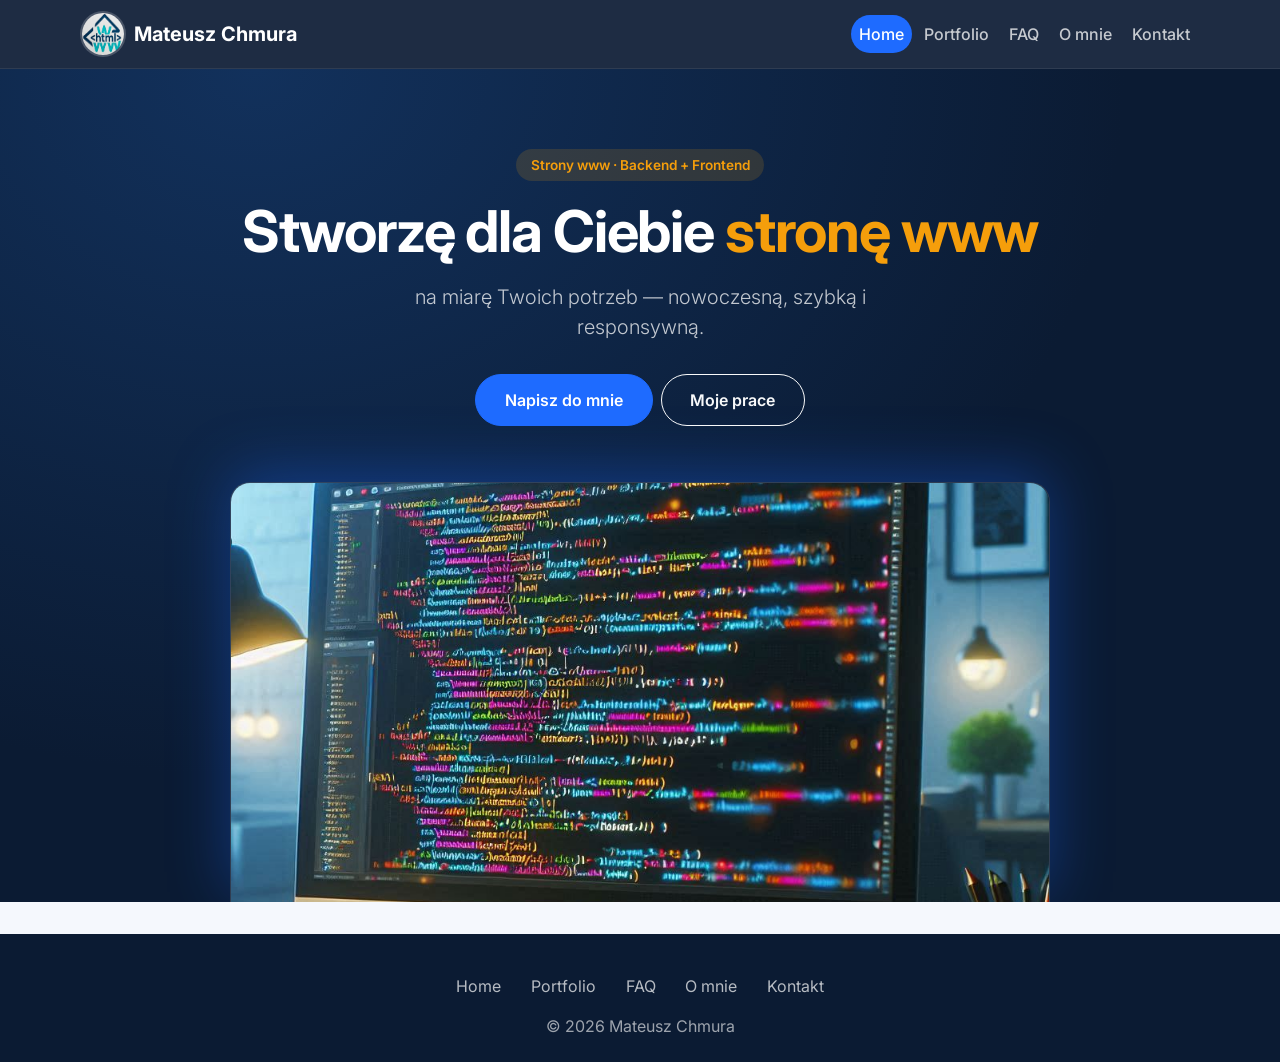
<file: index.html>
<!DOCTYPE html>
<html lang="pl">
<head>
    <meta charset="UTF-8">
    <meta name="viewport" content="width=device-width, initial-scale=1.0">
    <title>Mateusz Chmura – strony internetowe</title>
    <meta name="description" content="Tworzę nowoczesne, szybkie i responsywne strony internetowe – od projektu po serwer.">
    <link rel="preconnect" href="https://fonts.googleapis.com">
    <link rel="preconnect" href="https://fonts.gstatic.com" crossorigin>
    <link href="https://fonts.googleapis.com/css2?family=Inter:wght@400;500;600;700;800&display=swap" rel="stylesheet">
    <link href="https://cdn.jsdelivr.net/npm/bootstrap@5.3.8/dist/css/bootstrap.min.css" rel="stylesheet" integrity="sha384-sRIl4kxILFvY47J16cr9ZwB07vP4J8+LH7qKQnuqkuIAvNWLzeN8tE5YBujZqJLB" crossorigin="anonymous">
    <link href="./assets/style.css" rel="stylesheet">
</head>
<body>
<nav class="navbar navbar-expand-md sticky-top site-nav">
  <div class="container">
    <a class="navbar-brand" href="./index.html">
      <img src="./assets/logo.jpg" alt="" width="42" height="42">
      <span>Mateusz Chmura</span>
    </a>
    <button class="navbar-toggler" type="button" data-bs-toggle="collapse" data-bs-target="#mainNav" aria-controls="mainNav" aria-expanded="false" aria-label="Menu">
      <span class="navbar-toggler-icon"></span>
    </button>
    <div class="collapse navbar-collapse justify-content-end" id="mainNav">
      <ul class="navbar-nav gap-1">
        <li class="nav-item"><a href="./index.html" class="nav-link active" aria-current="page">Home</a></li>
        <li class="nav-item"><a href="./portfolio.html" class="nav-link">Portfolio</a></li>
        <li class="nav-item"><a href="./faq.html" class="nav-link">FAQ</a></li>
        <li class="nav-item"><a href="./about.html" class="nav-link">O mnie</a></li>
        <li class="nav-item"><a href="./contact.html" class="nav-link">Kontakt</a></li>
      </ul>
    </div>
  </div>
</nav>
<main>
<header class="hero text-center">
  <div class="container">
    <span class="badge-soft">Strony www · Backend + Frontend</span>
    <h1>Stworzę dla Ciebie <span>stronę www</span></h1>
    <p class="lead">na miarę Twoich potrzeb — nowoczesną, szybką i responsywną.</p>
    <div class="d-flex flex-wrap justify-content-center gap-2">
      <a href="./contact.html" class="btn btn-primary btn-hero">Napisz do mnie</a>
      <a href="./portfolio.html" class="btn btn-outline-light btn-hero">Moje prace</a>
    </div>
    <img src="./assets/background1.jpg" class="hero-shot" alt="Kod na monitorze">
  </div>
</header>
</main>
<footer class="site-footer text-center">
  <div class="container">
    <div class="mb-3">
      <a href="./index.html">Home</a>
      <a href="./portfolio.html">Portfolio</a>
      <a href="./faq.html">FAQ</a>
      <a href="./about.html">O mnie</a>
      <a href="./contact.html">Kontakt</a>
    </div>
    <p class="mb-0">© 2026 Mateusz Chmura</p>
  </div>
</footer>
<script src="https://cdn.jsdelivr.net/npm/bootstrap@5.3.8/dist/js/bootstrap.bundle.min.js" integrity="sha384-FKyoEForCGlyvwx9Hj09JcYn3nv7wiPVlz7YYwJrWVcXK/BmnVDxM+D2scQbITxI" crossorigin="anonymous"></script>
</body>
</html>
</file>
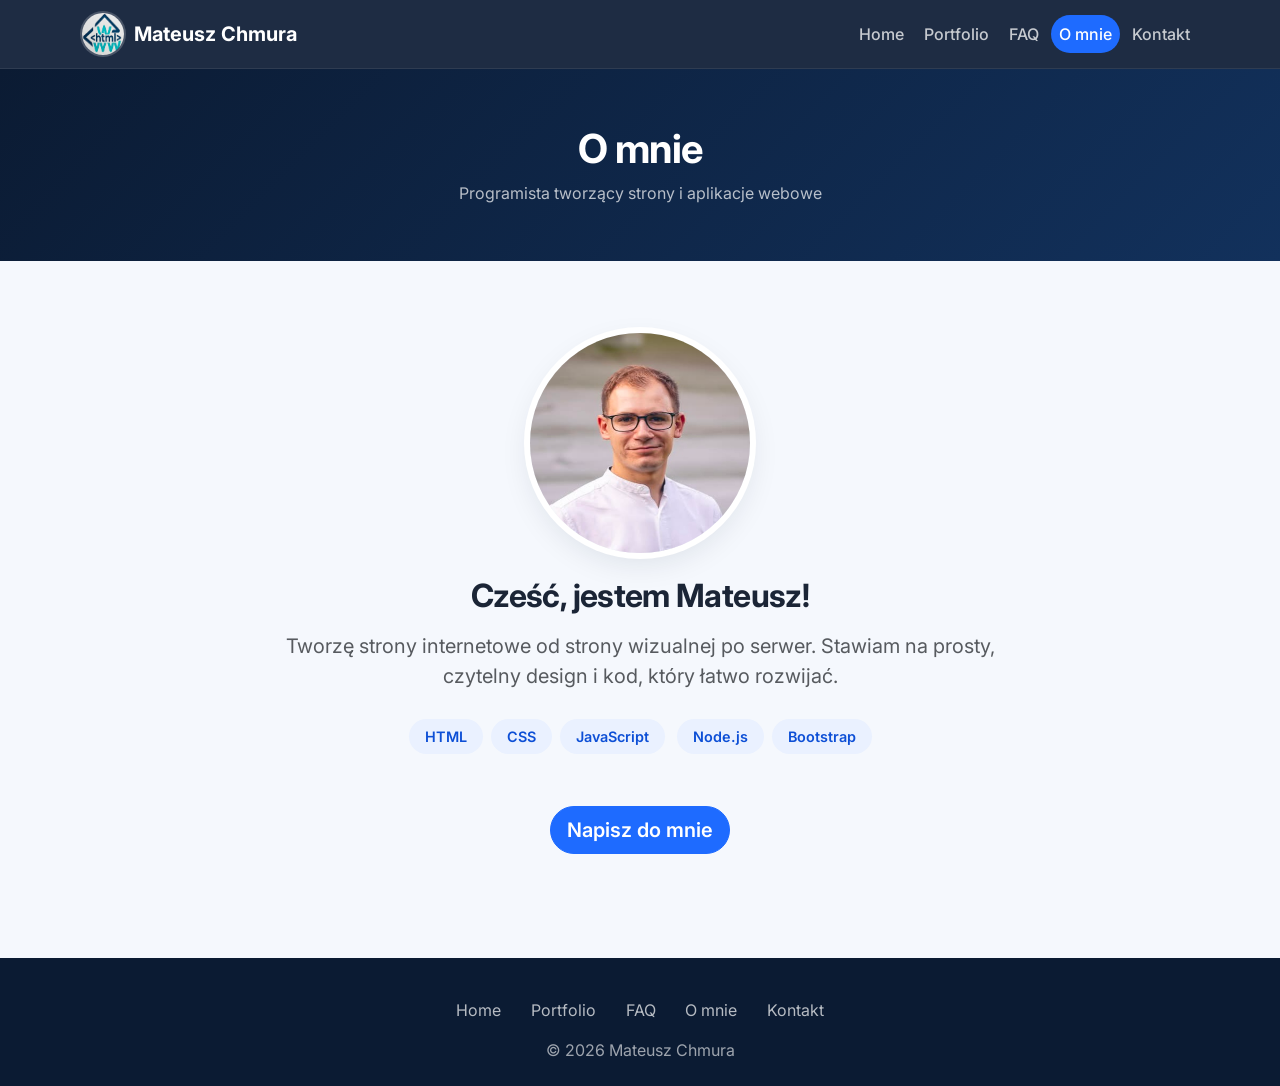
<file: about.html>
<!DOCTYPE html>
<html lang="pl">
<head>
    <meta charset="UTF-8">
    <meta name="viewport" content="width=device-width, initial-scale=1.0">
    <title>O mnie – Mateusz Chmura</title>
    <meta name="description" content="Programista tworzący strony i aplikacje webowe – od strony wizualnej po serwer.">
    <link rel="preconnect" href="https://fonts.googleapis.com">
    <link rel="preconnect" href="https://fonts.gstatic.com" crossorigin>
    <link href="https://fonts.googleapis.com/css2?family=Inter:wght@400;500;600;700;800&display=swap" rel="stylesheet">
    <link href="https://cdn.jsdelivr.net/npm/bootstrap@5.3.8/dist/css/bootstrap.min.css" rel="stylesheet" integrity="sha384-sRIl4kxILFvY47J16cr9ZwB07vP4J8+LH7qKQnuqkuIAvNWLzeN8tE5YBujZqJLB" crossorigin="anonymous">
    <link href="./assets/style.css" rel="stylesheet">
</head>
<body>
<nav class="navbar navbar-expand-md sticky-top site-nav">
  <div class="container">
    <a class="navbar-brand" href="./index.html">
      <img src="./assets/logo.jpg" alt="" width="42" height="42">
      <span>Mateusz Chmura</span>
    </a>
    <button class="navbar-toggler" type="button" data-bs-toggle="collapse" data-bs-target="#mainNav" aria-controls="mainNav" aria-expanded="false" aria-label="Menu">
      <span class="navbar-toggler-icon"></span>
    </button>
    <div class="collapse navbar-collapse justify-content-end" id="mainNav">
      <ul class="navbar-nav gap-1">
        <li class="nav-item"><a href="./index.html" class="nav-link">Home</a></li>
        <li class="nav-item"><a href="./portfolio.html" class="nav-link">Portfolio</a></li>
        <li class="nav-item"><a href="./faq.html" class="nav-link">FAQ</a></li>
        <li class="nav-item"><a href="./about.html" class="nav-link active" aria-current="page">O mnie</a></li>
        <li class="nav-item"><a href="./contact.html" class="nav-link">Kontakt</a></li>
      </ul>
    </div>
  </div>
</nav>
<div class="page-head">
  <div class="container">
    <h1>O mnie</h1>
    <p>Programista tworzący strony i aplikacje webowe</p>
  </div>
</div>
<main>
<section class="section">
  <div class="container text-center" style="max-width: 760px;">
    <img src="./assets/foto.jpg" class="about-photo mb-4" alt="Mateusz Chmura">
    <h2>Cześć, jestem Mateusz!</h2>
    <p class="text-muted fs-5 mt-3">
      Tworzę strony internetowe od strony wizualnej po serwer. Stawiam na prosty, czytelny design
      i kod, który łatwo rozwijać.
    </p>
    <div class="mt-4">
      <span class="skill">HTML</span><span class="skill">CSS</span><span class="skill">JavaScript</span>
      <span class="skill">Node.js</span><span class="skill">Bootstrap</span>
    </div>
    <a href="./contact.html" class="btn btn-primary btn-lg mt-5">Napisz do mnie</a>
  </div>
</section>
</main>
<footer class="site-footer text-center">
  <div class="container">
    <div class="mb-3">
      <a href="./index.html">Home</a>
      <a href="./portfolio.html">Portfolio</a>
      <a href="./faq.html">FAQ</a>
      <a href="./about.html">O mnie</a>
      <a href="./contact.html">Kontakt</a>
    </div>
    <p class="mb-0">© 2026 Mateusz Chmura</p>
  </div>
</footer>
<script src="https://cdn.jsdelivr.net/npm/bootstrap@5.3.8/dist/js/bootstrap.bundle.min.js" integrity="sha384-FKyoEForCGlyvwx9Hj09JcYn3nv7wiPVlz7YYwJrWVcXK/BmnVDxM+D2scQbITxI" crossorigin="anonymous"></script>
</body>
</html>
</file>
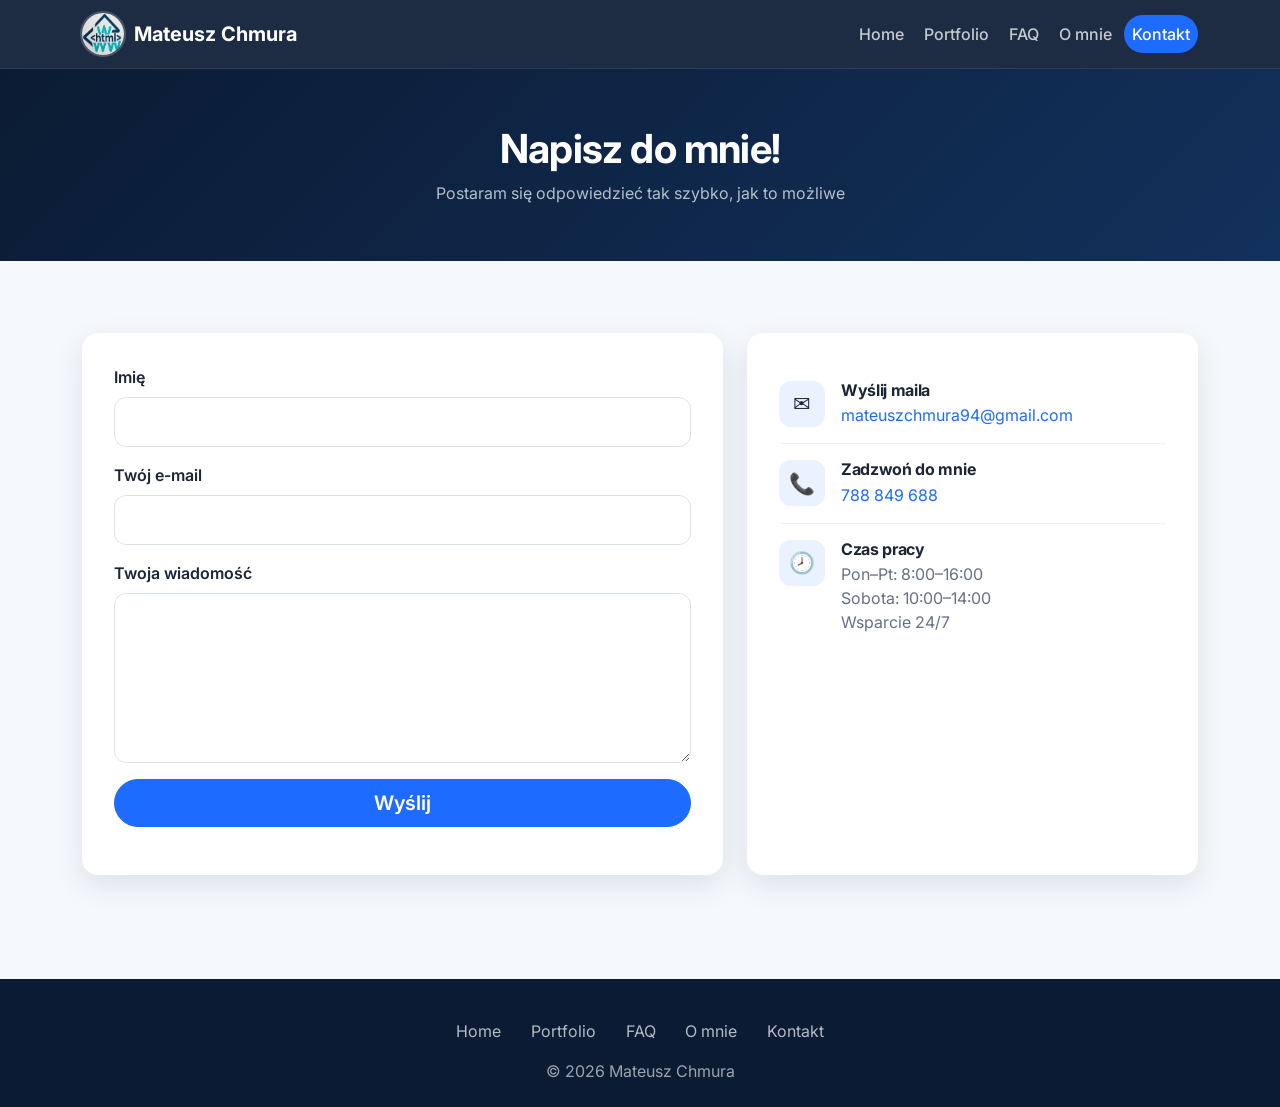
<file: contact.html>
<!DOCTYPE html>
<html lang="pl">
<head>
    <meta charset="UTF-8">
    <meta name="viewport" content="width=device-width, initial-scale=1.0">
    <title>Kontakt – Mateusz Chmura</title>
    <meta name="description" content="Napisz do mnie lub zadzwoń – odpowiem tak szybko, jak to możliwe.">
    <link rel="preconnect" href="https://fonts.googleapis.com">
    <link rel="preconnect" href="https://fonts.gstatic.com" crossorigin>
    <link href="https://fonts.googleapis.com/css2?family=Inter:wght@400;500;600;700;800&display=swap" rel="stylesheet">
    <link href="https://cdn.jsdelivr.net/npm/bootstrap@5.3.8/dist/css/bootstrap.min.css" rel="stylesheet" integrity="sha384-sRIl4kxILFvY47J16cr9ZwB07vP4J8+LH7qKQnuqkuIAvNWLzeN8tE5YBujZqJLB" crossorigin="anonymous">
    <link href="./assets/style.css" rel="stylesheet">
</head>
<body>
<nav class="navbar navbar-expand-md sticky-top site-nav">
  <div class="container">
    <a class="navbar-brand" href="./index.html">
      <img src="./assets/logo.jpg" alt="" width="42" height="42">
      <span>Mateusz Chmura</span>
    </a>
    <button class="navbar-toggler" type="button" data-bs-toggle="collapse" data-bs-target="#mainNav" aria-controls="mainNav" aria-expanded="false" aria-label="Menu">
      <span class="navbar-toggler-icon"></span>
    </button>
    <div class="collapse navbar-collapse justify-content-end" id="mainNav">
      <ul class="navbar-nav gap-1">
        <li class="nav-item"><a href="./index.html" class="nav-link">Home</a></li>
        <li class="nav-item"><a href="./portfolio.html" class="nav-link">Portfolio</a></li>
        <li class="nav-item"><a href="./faq.html" class="nav-link">FAQ</a></li>
        <li class="nav-item"><a href="./about.html" class="nav-link">O mnie</a></li>
        <li class="nav-item"><a href="./contact.html" class="nav-link active" aria-current="page">Kontakt</a></li>
      </ul>
    </div>
  </div>
</nav>
<div class="page-head">
  <div class="container">
    <h1>Napisz do mnie!</h1>
    <p>Postaram się odpowiedzieć tak szybko, jak to możliwe</p>
  </div>
</div>
<main>
<section class="section" id="contact">
  <div class="container">
    <div class="row g-4 justify-content-center">
      <div class="col-lg-7">
        <form class="contact-form" id="contactForm" action="https://formspree.io/f/mbgdprdn" method="POST">
          <div class="mb-3">
            <label for="name" class="form-label">Imię</label>
            <input type="text" class="form-control" id="name" name="name" autocomplete="name">
          </div>
          <div class="mb-3">
            <label for="email" class="form-label">Twój e-mail</label>
            <input type="email" class="form-control" id="email" name="email" autocomplete="email" required>
          </div>
          <div class="mb-3">
            <label for="message" class="form-label">Twoja wiadomość</label>
            <textarea class="form-control" id="message" name="message" rows="6" required></textarea>
          </div>
          <input type="hidden" name="_subject" value="Nowa wiadomość ze strony">
          <input type="text" name="_gotcha" tabindex="-1" autocomplete="off" class="d-none" aria-hidden="true">
          <button type="submit" class="btn btn-primary btn-lg w-100">Wyślij</button>
          <div id="formStatus" class="mt-3" role="status" aria-live="polite"></div>
        </form>
      </div>
      <div class="col-lg-5">
        <div class="contact-info">
          <div class="info-item">
            <div class="info-icon" aria-hidden="true">✉️</div>
            <div><h4>Wyślij maila</h4><p><a href="mailto:mateuszchmura94@gmail.com">mateuszchmura94@gmail.com</a></p></div>
          </div>
          <div class="info-item">
            <div class="info-icon" aria-hidden="true">📞</div>
            <div><h4>Zadzwoń do mnie</h4><p><a href="tel:+48788849688">788 849 688</a></p></div>
          </div>
          <div class="info-item">
            <div class="info-icon" aria-hidden="true">🕗</div>
            <div><h4>Czas pracy</h4><p>Pon–Pt: 8:00–16:00<br>Sobota: 10:00–14:00<br>Wsparcie 24/7</p></div>
          </div>
        </div>
      </div>
    </div>
  </div>
</section>
</main>
<footer class="site-footer text-center">
  <div class="container">
    <div class="mb-3">
      <a href="./index.html">Home</a>
      <a href="./portfolio.html">Portfolio</a>
      <a href="./faq.html">FAQ</a>
      <a href="./about.html">O mnie</a>
      <a href="./contact.html">Kontakt</a>
    </div>
    <p class="mb-0">© 2026 Mateusz Chmura</p>
  </div>
</footer>
<script src="https://cdn.jsdelivr.net/npm/bootstrap@5.3.8/dist/js/bootstrap.bundle.min.js" integrity="sha384-FKyoEForCGlyvwx9Hj09JcYn3nv7wiPVlz7YYwJrWVcXK/BmnVDxM+D2scQbITxI" crossorigin="anonymous"></script>
<script>
  // Wysyłka formularza bez przeładowania strony (Formspree). Bez JS formularz działa normalnie.
  (function () {
    var form = document.getElementById('contactForm');
    var status = document.getElementById('formStatus');
    if (!form || !window.fetch) return;
    form.addEventListener('submit', function (e) {
      e.preventDefault();
      var btn = form.querySelector('button[type="submit"]');
      btn.disabled = true;
      status.className = 'mt-3 text-muted';
      status.textContent = 'Wysyłanie…';
      fetch(form.action, {
        method: 'POST',
        body: new FormData(form),
        headers: { 'Accept': 'application/json' }
      }).then(function (res) {
        if (res.ok) {
          form.reset();
          status.className = 'mt-3 alert alert-success';
          status.textContent = 'Dziękuję! Wiadomość została wysłana. Odpiszę najszybciej, jak to możliwe.';
        } else {
          throw new Error('bad response');
        }
      }).catch(function () {
        status.className = 'mt-3 alert alert-danger';
        status.textContent = 'Nie udało się wysłać wiadomości. Spróbuj ponownie lub napisz na mateuszchmura94@gmail.com.';
      }).finally(function () {
        btn.disabled = false;
      });
    });
  })();
</script>
</body>
</html>
</file>
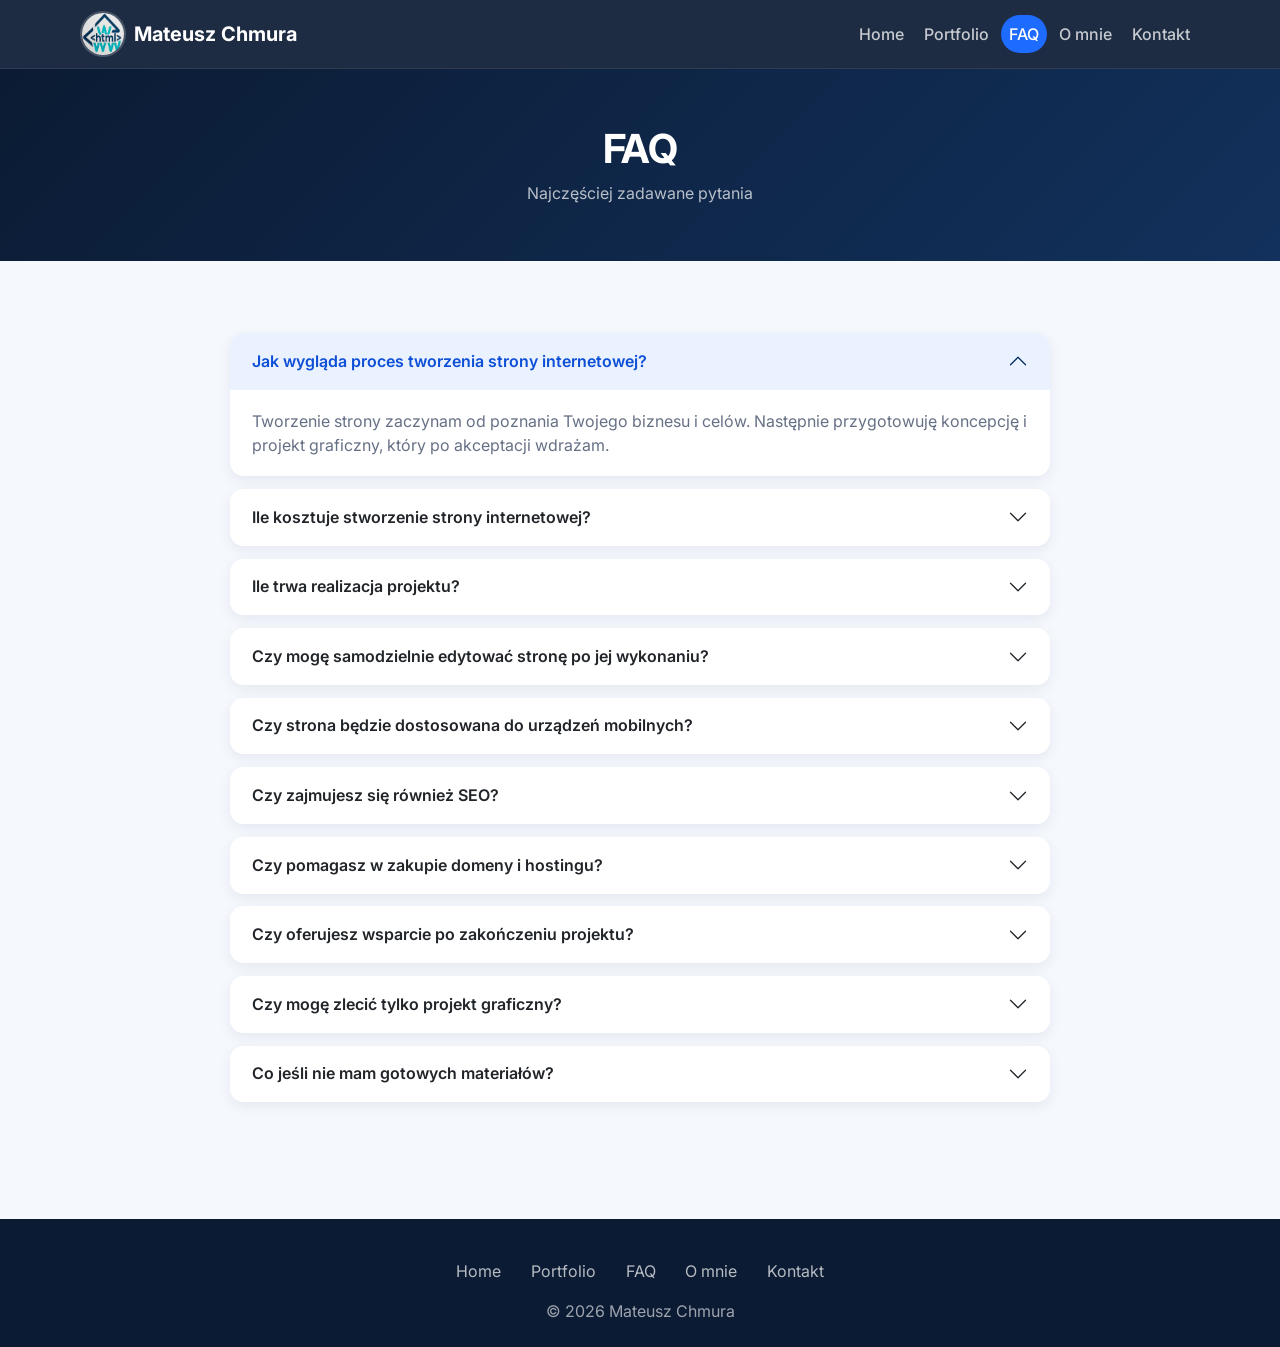
<file: faq.html>
<!DOCTYPE html>
<html lang="pl">
<head>
    <meta charset="UTF-8">
    <meta name="viewport" content="width=device-width, initial-scale=1.0">
    <title>FAQ – Mateusz Chmura</title>
    <meta name="description" content="Najczęściej zadawane pytania o tworzenie stron internetowych: czas realizacji, SEO, domena, hosting, wsparcie.">
    <link rel="preconnect" href="https://fonts.googleapis.com">
    <link rel="preconnect" href="https://fonts.gstatic.com" crossorigin>
    <link href="https://fonts.googleapis.com/css2?family=Inter:wght@400;500;600;700;800&display=swap" rel="stylesheet">
    <link href="https://cdn.jsdelivr.net/npm/bootstrap@5.3.8/dist/css/bootstrap.min.css" rel="stylesheet" integrity="sha384-sRIl4kxILFvY47J16cr9ZwB07vP4J8+LH7qKQnuqkuIAvNWLzeN8tE5YBujZqJLB" crossorigin="anonymous">
    <link href="./assets/style.css" rel="stylesheet">
</head>
<body>
<nav class="navbar navbar-expand-md sticky-top site-nav">
  <div class="container">
    <a class="navbar-brand" href="./index.html">
      <img src="./assets/logo.jpg" alt="" width="42" height="42">
      <span>Mateusz Chmura</span>
    </a>
    <button class="navbar-toggler" type="button" data-bs-toggle="collapse" data-bs-target="#mainNav" aria-controls="mainNav" aria-expanded="false" aria-label="Menu">
      <span class="navbar-toggler-icon"></span>
    </button>
    <div class="collapse navbar-collapse justify-content-end" id="mainNav">
      <ul class="navbar-nav gap-1">
        <li class="nav-item"><a href="./index.html" class="nav-link">Home</a></li>
        <li class="nav-item"><a href="./portfolio.html" class="nav-link">Portfolio</a></li>
        <li class="nav-item"><a href="./faq.html" class="nav-link active" aria-current="page">FAQ</a></li>
        <li class="nav-item"><a href="./about.html" class="nav-link">O mnie</a></li>
        <li class="nav-item"><a href="./contact.html" class="nav-link">Kontakt</a></li>
      </ul>
    </div>
  </div>
</nav>
<div class="page-head">
  <div class="container">
    <h1>FAQ</h1>
    <p>Najczęściej zadawane pytania</p>
  </div>
</div>
<main>
<section class="section">
  <div class="container">
    <div class="accordion" id="accordionFAQ">
    <div class="accordion-item">
      <h2 class="accordion-header">
        <button class="accordion-button" type="button" data-bs-toggle="collapse" data-bs-target="#faq0" aria-expanded="true" aria-controls="faq0">Jak wygląda proces tworzenia strony internetowej?</button>
      </h2>
      <div id="faq0" class="accordion-collapse collapse show" data-bs-parent="#accordionFAQ">
        <div class="accordion-body">Tworzenie strony zaczynam od poznania Twojego biznesu i celów. Następnie przygotowuję koncepcję i projekt graficzny, który po akceptacji wdrażam.</div>
      </div>
    </div>
    <div class="accordion-item">
      <h2 class="accordion-header">
        <button class="accordion-button collapsed" type="button" data-bs-toggle="collapse" data-bs-target="#faq1" aria-expanded="false" aria-controls="faq1">Ile kosztuje stworzenie strony internetowej?</button>
      </h2>
      <div id="faq1" class="accordion-collapse collapse" data-bs-parent="#accordionFAQ">
        <div class="accordion-body">Cena zależy od zakresu projektu — liczby podstron i funkcjonalności. Każdy projekt wyceniam indywidualnie.</div>
      </div>
    </div>
    <div class="accordion-item">
      <h2 class="accordion-header">
        <button class="accordion-button collapsed" type="button" data-bs-toggle="collapse" data-bs-target="#faq2" aria-expanded="false" aria-controls="faq2">Ile trwa realizacja projektu?</button>
      </h2>
      <div id="faq2" class="accordion-collapse collapse" data-bs-parent="#accordionFAQ">
        <div class="accordion-body">Standardowa strona powstaje w ciągu 2–4 tygodni od momentu dostarczenia wszystkich materiałów.</div>
      </div>
    </div>
    <div class="accordion-item">
      <h2 class="accordion-header">
        <button class="accordion-button collapsed" type="button" data-bs-toggle="collapse" data-bs-target="#faq3" aria-expanded="false" aria-controls="faq3">Czy mogę samodzielnie edytować stronę po jej wykonaniu?</button>
      </h2>
      <div id="faq3" class="accordion-collapse collapse" data-bs-parent="#accordionFAQ">
        <div class="accordion-body">Tak — w zależności od zakresu projektu mogę przygotować panel, który umożliwia łatwą edycję treści. Mogę też zapewnić krótkie szkolenie.</div>
      </div>
    </div>
    <div class="accordion-item">
      <h2 class="accordion-header">
        <button class="accordion-button collapsed" type="button" data-bs-toggle="collapse" data-bs-target="#faq4" aria-expanded="false" aria-controls="faq4">Czy strona będzie dostosowana do urządzeń mobilnych?</button>
      </h2>
      <div id="faq4" class="accordion-collapse collapse" data-bs-parent="#accordionFAQ">
        <div class="accordion-body">Tak — każda strona jest responsywna i działa poprawnie na telefonach, tabletach i komputerach.</div>
      </div>
    </div>
    <div class="accordion-item">
      <h2 class="accordion-header">
        <button class="accordion-button collapsed" type="button" data-bs-toggle="collapse" data-bs-target="#faq5" aria-expanded="false" aria-controls="faq5">Czy zajmujesz się również SEO?</button>
      </h2>
      <div id="faq5" class="accordion-collapse collapse" data-bs-parent="#accordionFAQ">
        <div class="accordion-body">Tak — każda strona jest przygotowana pod podstawową optymalizację SEO. Oferuję też bardziej zaawansowane działania.</div>
      </div>
    </div>
    <div class="accordion-item">
      <h2 class="accordion-header">
        <button class="accordion-button collapsed" type="button" data-bs-toggle="collapse" data-bs-target="#faq6" aria-expanded="false" aria-controls="faq6">Czy pomagasz w zakupie domeny i hostingu?</button>
      </h2>
      <div id="faq6" class="accordion-collapse collapse" data-bs-parent="#accordionFAQ">
        <div class="accordion-body">Tak — doradzam w wyborze i pomagam w konfiguracji domeny oraz serwera.</div>
      </div>
    </div>
    <div class="accordion-item">
      <h2 class="accordion-header">
        <button class="accordion-button collapsed" type="button" data-bs-toggle="collapse" data-bs-target="#faq7" aria-expanded="false" aria-controls="faq7">Czy oferujesz wsparcie po zakończeniu projektu?</button>
      </h2>
      <div id="faq7" class="accordion-collapse collapse" data-bs-parent="#accordionFAQ">
        <div class="accordion-body">Tak — oferuję wsparcie techniczne oraz możliwość dalszej współpracy przy rozwoju strony.</div>
      </div>
    </div>
    <div class="accordion-item">
      <h2 class="accordion-header">
        <button class="accordion-button collapsed" type="button" data-bs-toggle="collapse" data-bs-target="#faq8" aria-expanded="false" aria-controls="faq8">Czy mogę zlecić tylko projekt graficzny?</button>
      </h2>
      <div id="faq8" class="accordion-collapse collapse" data-bs-parent="#accordionFAQ">
        <div class="accordion-body">Tak — możesz zamówić sam projekt UI/UX bez wdrożenia.</div>
      </div>
    </div>
    <div class="accordion-item">
      <h2 class="accordion-header">
        <button class="accordion-button collapsed" type="button" data-bs-toggle="collapse" data-bs-target="#faq9" aria-expanded="false" aria-controls="faq9">Co jeśli nie mam gotowych materiałów?</button>
      </h2>
      <div id="faq9" class="accordion-collapse collapse" data-bs-parent="#accordionFAQ">
        <div class="accordion-body">Mogę pomóc w przygotowaniu treści oraz dobrać zdjęcia dopasowane do Twojej marki.</div>
      </div>
    </div>
    </div>
  </div>
</section>
</main>
<footer class="site-footer text-center">
  <div class="container">
    <div class="mb-3">
      <a href="./index.html">Home</a>
      <a href="./portfolio.html">Portfolio</a>
      <a href="./faq.html">FAQ</a>
      <a href="./about.html">O mnie</a>
      <a href="./contact.html">Kontakt</a>
    </div>
    <p class="mb-0">© 2026 Mateusz Chmura</p>
  </div>
</footer>
<script src="https://cdn.jsdelivr.net/npm/bootstrap@5.3.8/dist/js/bootstrap.bundle.min.js" integrity="sha384-FKyoEForCGlyvwx9Hj09JcYn3nv7wiPVlz7YYwJrWVcXK/BmnVDxM+D2scQbITxI" crossorigin="anonymous"></script>
</body>
</html>
</file>
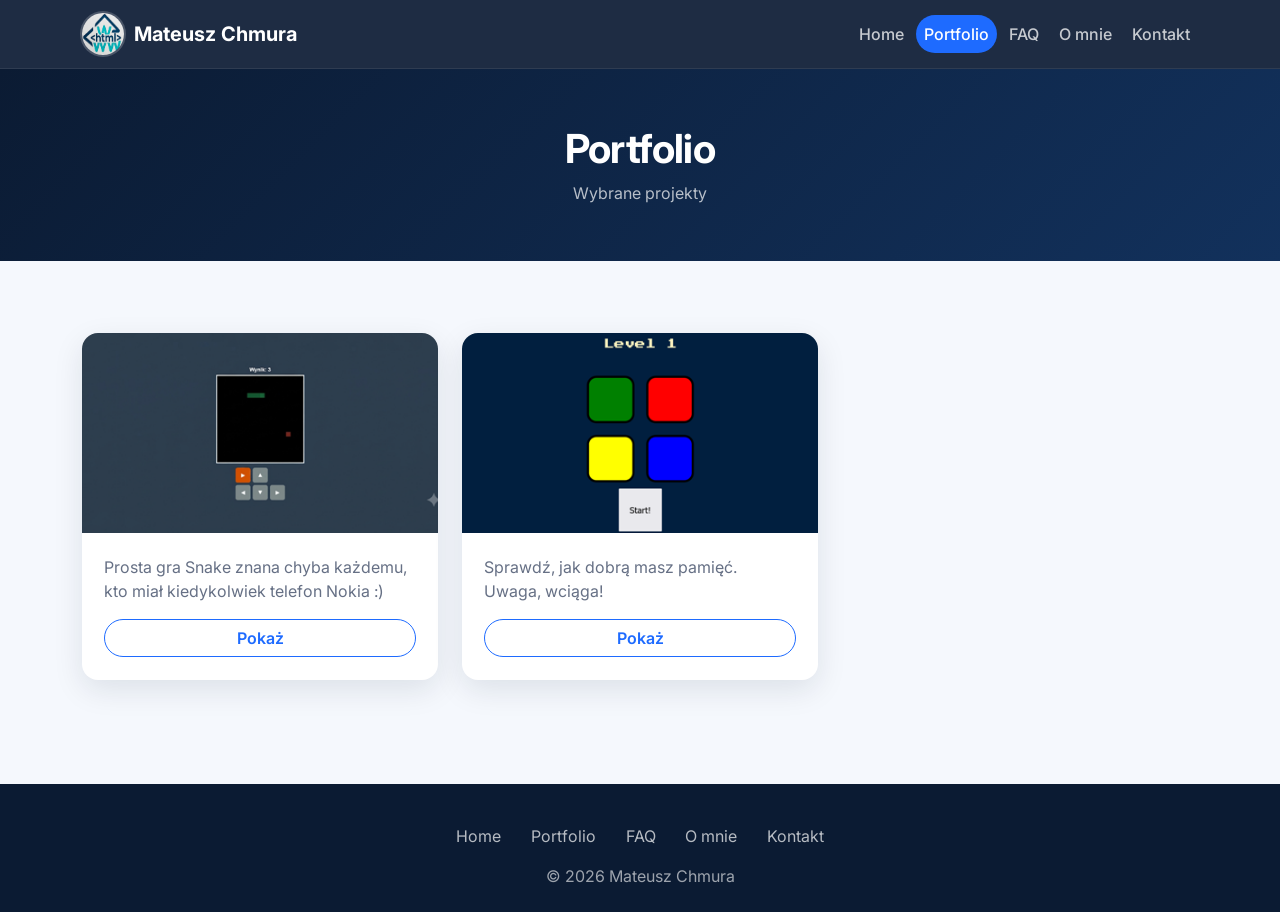
<file: portfolio.html>
<!DOCTYPE html>
<html lang="pl">
<head>
    <meta charset="UTF-8">
    <meta name="viewport" content="width=device-width, initial-scale=1.0">
    <title>Portfolio – Mateusz Chmura</title>
    <meta name="description" content="Wybrane projekty: gra Snake i gra pamięciowa Simon.">
    <link rel="preconnect" href="https://fonts.googleapis.com">
    <link rel="preconnect" href="https://fonts.gstatic.com" crossorigin>
    <link href="https://fonts.googleapis.com/css2?family=Inter:wght@400;500;600;700;800&display=swap" rel="stylesheet">
    <link href="https://cdn.jsdelivr.net/npm/bootstrap@5.3.8/dist/css/bootstrap.min.css" rel="stylesheet" integrity="sha384-sRIl4kxILFvY47J16cr9ZwB07vP4J8+LH7qKQnuqkuIAvNWLzeN8tE5YBujZqJLB" crossorigin="anonymous">
    <link href="./assets/style.css" rel="stylesheet">
</head>
<body>
<nav class="navbar navbar-expand-md sticky-top site-nav">
  <div class="container">
    <a class="navbar-brand" href="./index.html">
      <img src="./assets/logo.jpg" alt="" width="42" height="42">
      <span>Mateusz Chmura</span>
    </a>
    <button class="navbar-toggler" type="button" data-bs-toggle="collapse" data-bs-target="#mainNav" aria-controls="mainNav" aria-expanded="false" aria-label="Menu">
      <span class="navbar-toggler-icon"></span>
    </button>
    <div class="collapse navbar-collapse justify-content-end" id="mainNav">
      <ul class="navbar-nav gap-1">
        <li class="nav-item"><a href="./index.html" class="nav-link">Home</a></li>
        <li class="nav-item"><a href="./portfolio.html" class="nav-link active" aria-current="page">Portfolio</a></li>
        <li class="nav-item"><a href="./faq.html" class="nav-link">FAQ</a></li>
        <li class="nav-item"><a href="./about.html" class="nav-link">O mnie</a></li>
        <li class="nav-item"><a href="./contact.html" class="nav-link">Kontakt</a></li>
      </ul>
    </div>
  </div>
</nav>
<div class="page-head">
  <div class="container">
    <h1>Portfolio</h1>
    <p>Wybrane projekty</p>
  </div>
</div>
<main>
<section class="section">
  <div class="container">
    <div class="row row-cols-1 row-cols-sm-2 row-cols-lg-3 g-4">
      <div class="col">
        <div class="card project-card">
          <img src="./assets/snake.png" alt="Gra Snake">
          <div class="card-body">
            <p class="card-text">Prosta gra Snake znana chyba każdemu, kto miał kiedykolwiek telefon Nokia :)</p>
            <a href="https://mateuszchmura94-dev.github.io/waz/" class="btn btn-outline-primary" target="_blank" rel="noopener noreferrer">Pokaż</a>
          </div>
        </div>
      </div>
      <div class="col">
        <div class="card project-card">
          <img src="./assets/simon.png" alt="Gra Simon">
          <div class="card-body">
            <p class="card-text">Sprawdź, jak dobrą masz pamięć. Uwaga, wciąga!</p>
            <a href="https://mateuszchmura94-dev.github.io/gierka/" class="btn btn-outline-primary" target="_blank" rel="noopener noreferrer">Pokaż</a>
          </div>
        </div>
      </div>
    </div>
  </div>
</section>
</main>
<footer class="site-footer text-center">
  <div class="container">
    <div class="mb-3">
      <a href="./index.html">Home</a>
      <a href="./portfolio.html">Portfolio</a>
      <a href="./faq.html">FAQ</a>
      <a href="./about.html">O mnie</a>
      <a href="./contact.html">Kontakt</a>
    </div>
    <p class="mb-0">© 2026 Mateusz Chmura</p>
  </div>
</footer>
<script src="https://cdn.jsdelivr.net/npm/bootstrap@5.3.8/dist/js/bootstrap.bundle.min.js" integrity="sha384-FKyoEForCGlyvwx9Hj09JcYn3nv7wiPVlz7YYwJrWVcXK/BmnVDxM+D2scQbITxI" crossorigin="anonymous"></script>
</body>
</html>
</file>
<file: assets/style.css>
:root {
  --navy: #0b1b33;
  --navy-2: #12315c;
  --blue: #1e6bff;
  --blue-dark: #0d4fd6;
  --accent: #f59e0b;
  --bg: #f5f8fd;
  --text: #1b2536;
  --muted: #667085;
  --radius: 16px;
  --shadow: 0 10px 30px rgba(11, 27, 51, .10);
}

html { scroll-behavior: smooth; }

body {
  font-family: "Inter", system-ui, -apple-system, "Segoe UI", Roboto, sans-serif;
  color: var(--text);
  background: var(--bg);
}

h1, h2, h3, h4 { letter-spacing: -.02em; font-weight: 700; }

/* ---------- navbar ---------- */
.site-nav {
  background: rgba(11, 27, 51, .92);
  backdrop-filter: blur(10px);
  border-bottom: 1px solid rgba(255, 255, 255, .08);
}
.site-nav .navbar-brand { color: #fff; font-weight: 700; display: flex; align-items: center; gap: .65rem; }
.site-nav .navbar-brand img { width: 42px; height: 42px; border-radius: 50%; box-shadow: 0 0 0 2px rgba(255,255,255,.2); }
.site-nav .nav-link { color: rgba(255, 255, 255, .75); font-weight: 500; border-radius: 999px; padding: .45rem 1rem; transition: .2s; }
.site-nav .nav-link:hover { color: #fff; background: rgba(255, 255, 255, .08); }
.site-nav .nav-link.active { color: #fff; background: var(--blue); }
.site-nav .navbar-toggler { border-color: rgba(255, 255, 255, .3); }
.site-nav .navbar-toggler-icon { filter: invert(1); }

/* ---------- hero ---------- */
.hero {
  background: radial-gradient(ellipse at 20% 0%, var(--navy-2) 0%, var(--navy) 60%);
  color: #fff;
  padding: 5rem 0 0;
  overflow: hidden;
}
.hero .badge-soft {
  display: inline-block; padding: .35rem .9rem; border-radius: 999px;
  background: rgba(245, 158, 11, .15); color: var(--accent);
  font-size: .85rem; font-weight: 600; margin-bottom: 1.2rem;
}
.hero h1 { font-size: clamp(2.2rem, 5vw, 3.6rem); line-height: 1.1; }
.hero h1 span { color: var(--accent); }
.hero .lead { color: rgba(255, 255, 255, .75); max-width: 36rem; margin: 1.2rem auto 2rem; }
.hero .btn-hero { padding: .8rem 1.8rem; border-radius: 999px; font-weight: 600; }
.hero-shot {
  width: min(820px, 92%);
  margin: 3.5rem auto 0;
  border-radius: 20px 20px 0 0;
  border: 1px solid rgba(255, 255, 255, .15);
  border-bottom: 0;
  box-shadow: 0 -10px 60px rgba(30, 107, 255, .35);
  display: block;
  max-height: 420px;
  object-fit: cover;
  object-position: center 30%;
}

/* ---------- sections ---------- */
.section { padding: 4.5rem 0; }
.section-title { text-align: center; margin-bottom: 3rem; }
.section-title h1, .section-title h2 { font-size: clamp(1.9rem, 4vw, 2.6rem); }
.section-title p { color: var(--muted); font-size: 1.1rem; }
.page-head { background: linear-gradient(135deg, var(--navy), var(--navy-2)); color: #fff; padding: 3.5rem 0; text-align: center; }
.page-head p { color: rgba(255, 255, 255, .7); margin: .5rem 0 0; }

/* ---------- buttons ---------- */
.btn-primary { background: var(--blue); border-color: var(--blue); }
.btn-primary:hover { background: var(--blue-dark); border-color: var(--blue-dark); }
.btn-outline-primary { color: var(--blue); border-color: var(--blue); }
.btn-outline-primary:hover { background: var(--blue); border-color: var(--blue); }
.btn { border-radius: 999px; font-weight: 600; }

/* ---------- project cards ---------- */
.project-card {
  border: 0; border-radius: var(--radius); overflow: hidden; background: #fff;
  box-shadow: var(--shadow); height: 100%; transition: transform .2s;
}
.project-card:hover { transform: translateY(-6px); }
.project-card img { height: 200px; object-fit: cover; width: 100%; background: var(--navy); }
.project-card .card-body { padding: 1.4rem; display: flex; flex-direction: column; }
.project-card .card-text { color: var(--muted); flex: 1; }

/* ---------- faq ---------- */
.accordion { --bs-accordion-border-color: transparent; max-width: 820px; margin: 0 auto; }
.accordion-item { border: 0; border-radius: 14px !important; margin-bottom: .8rem; overflow: hidden; box-shadow: 0 4px 14px rgba(11, 27, 51, .07); }
.accordion-button { font-weight: 600; padding: 1.15rem 1.4rem; }
.accordion-button:not(.collapsed) { background: #eaf1ff; color: var(--blue-dark); box-shadow: none; }
.accordion-button:focus { box-shadow: 0 0 0 .2rem rgba(30, 107, 255, .2); }
.accordion-body { color: var(--muted); padding: 1.2rem 1.4rem; }

/* ---------- contact ---------- */
.contact-form, .contact-info { background: #fff; border-radius: var(--radius); box-shadow: var(--shadow); padding: 2rem; height: 100%; }
.contact-form .form-control, .contact-form .form-select { border-radius: 12px; padding: .75rem 1rem; border-color: #dbe2ee; }
.contact-form .form-control:focus, .contact-form .form-select:focus { border-color: var(--blue); box-shadow: 0 0 0 .2rem rgba(30, 107, 255, .15); }
.info-item { display: flex; gap: 1rem; padding: 1rem 0; border-bottom: 1px solid #eef1f6; }
.info-item:last-child { border: 0; }
.info-icon { width: 46px; height: 46px; flex: none; border-radius: 12px; background: #eaf1ff; display: grid; place-items: center; font-size: 1.3rem; }
.info-item h4 { font-size: 1rem; margin: 0 0 .2rem; }
.info-item p { margin: 0; color: var(--muted); }
.info-item a { color: var(--blue); text-decoration: none; }

/* ---------- about ---------- */
.about-photo { width: 220px; height: 220px; border-radius: 50%; box-shadow: 0 0 0 6px #fff, var(--shadow); }
.skill { display: inline-block; padding: .4rem 1rem; margin: .25rem; border-radius: 999px; background: #eaf1ff; color: var(--blue-dark); font-weight: 600; font-size: .9rem; }

/* ---------- footer ---------- */
.site-footer { background: var(--navy); color: rgba(255, 255, 255, .6); padding: 2.5rem 0 1.5rem; margin-top: 2rem; }
.site-footer a { color: rgba(255, 255, 255, .7); text-decoration: none; padding: 0 .8rem; }
.site-footer a:hover { color: #fff; }

/* ---------- a11y ---------- */
.contact-form .form-label { font-weight: 600; }
:focus-visible { outline: 3px solid rgba(30, 107, 255, .55); outline-offset: 2px; }
@media (prefers-reduced-motion: reduce) {
  html { scroll-behavior: auto; }
  .project-card, .project-card:hover { transition: none; transform: none; }
}
</file>
